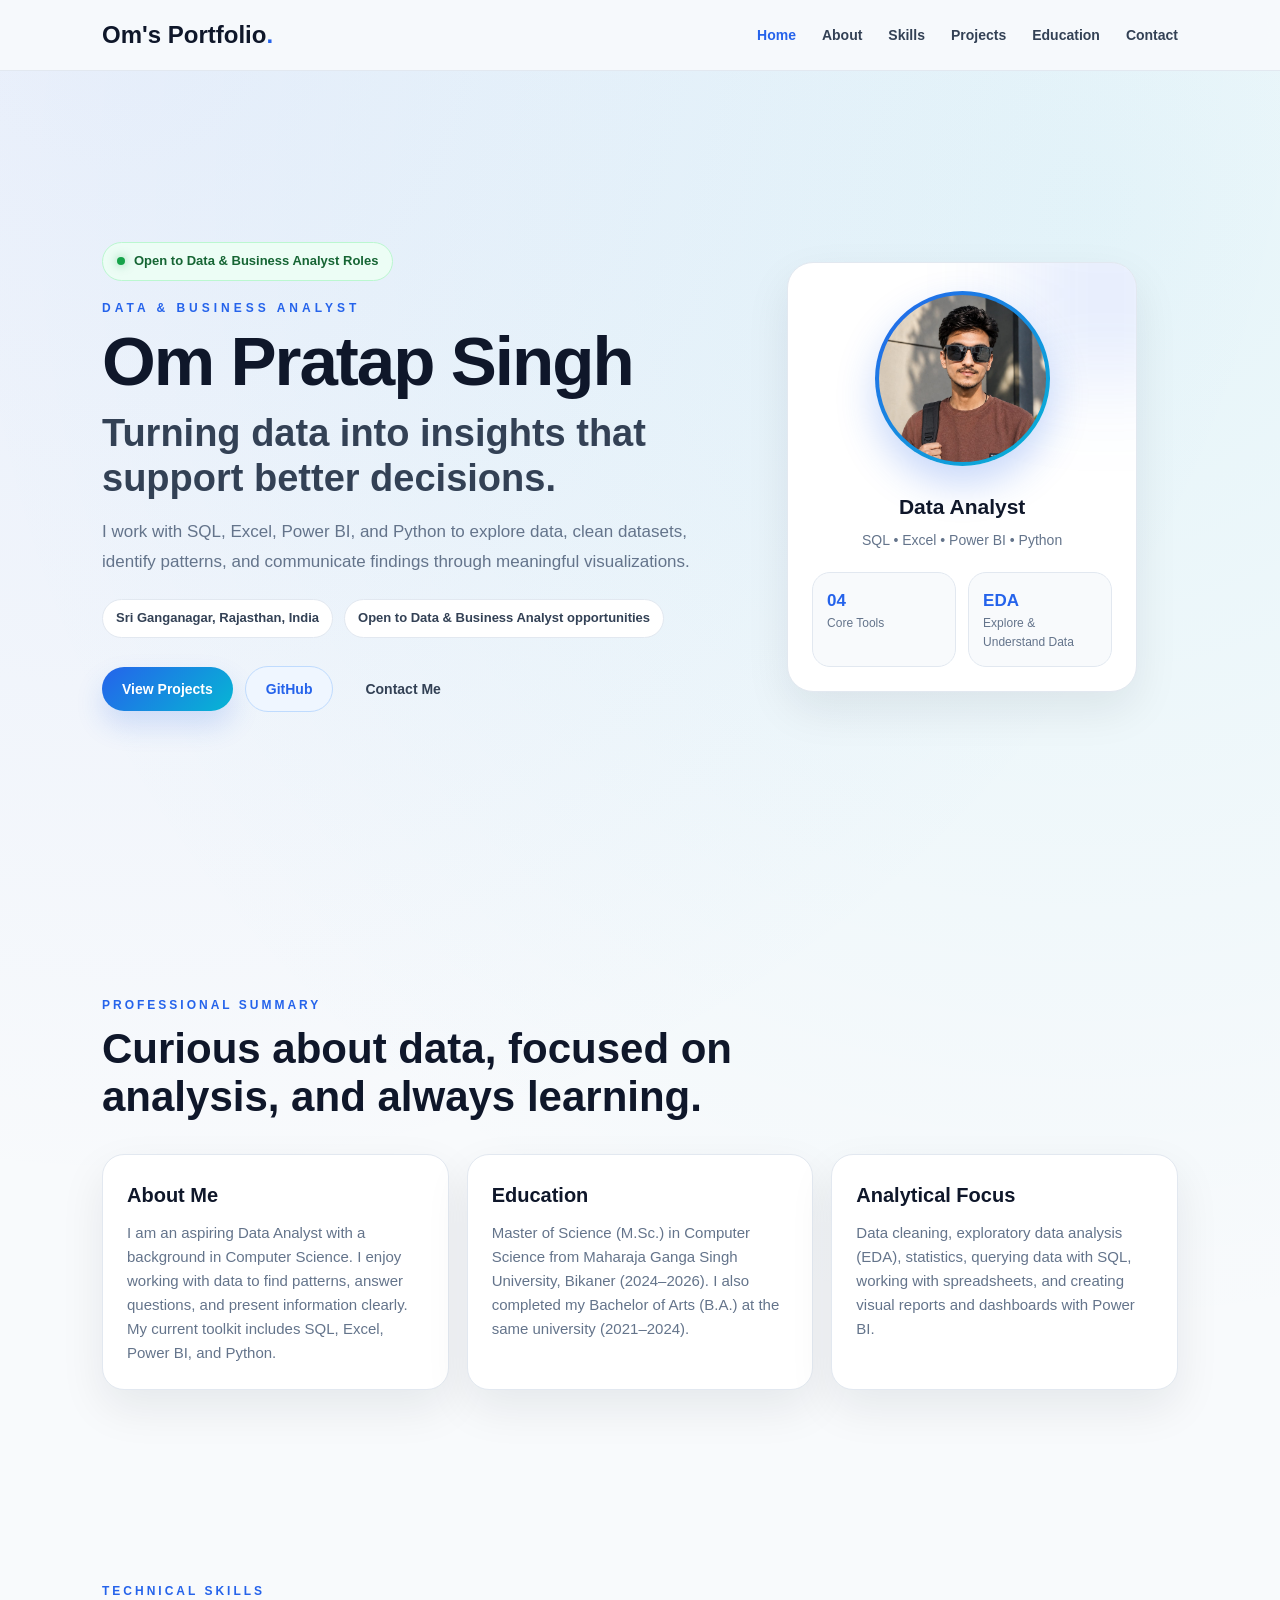
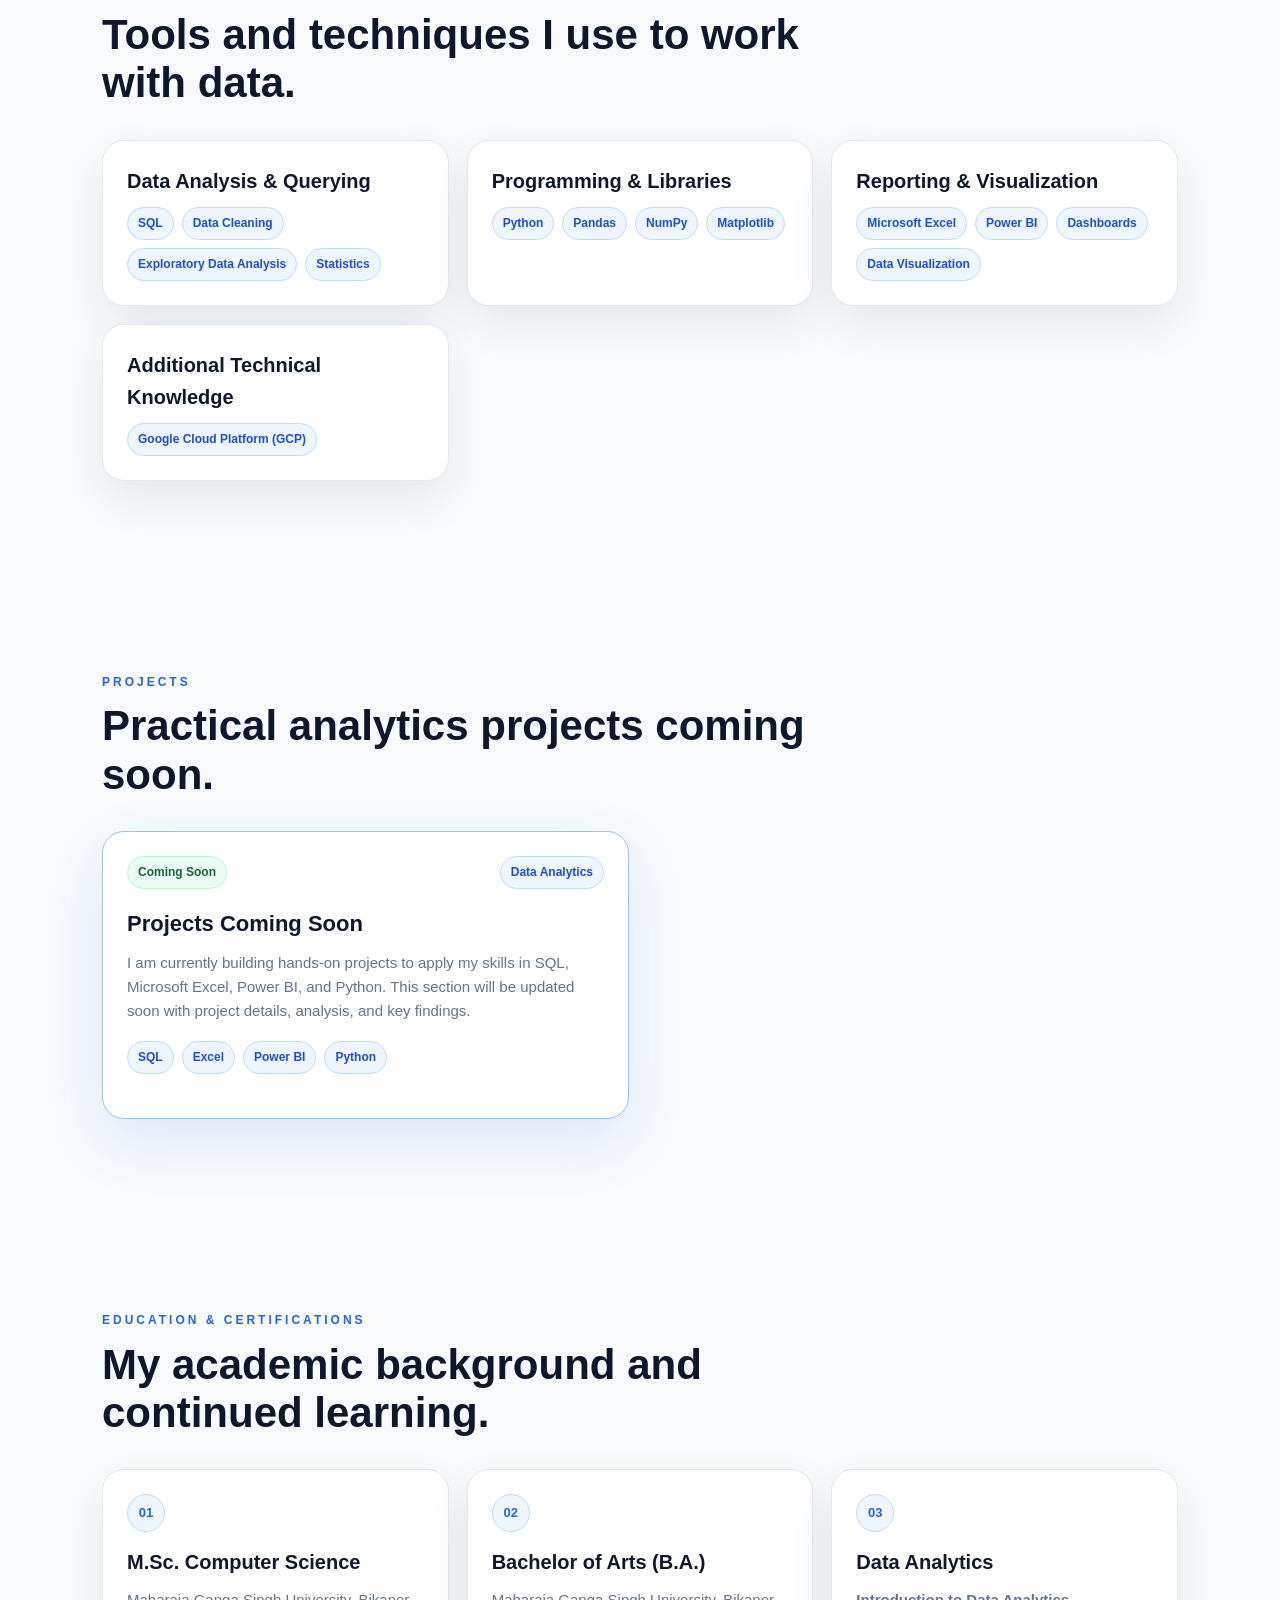
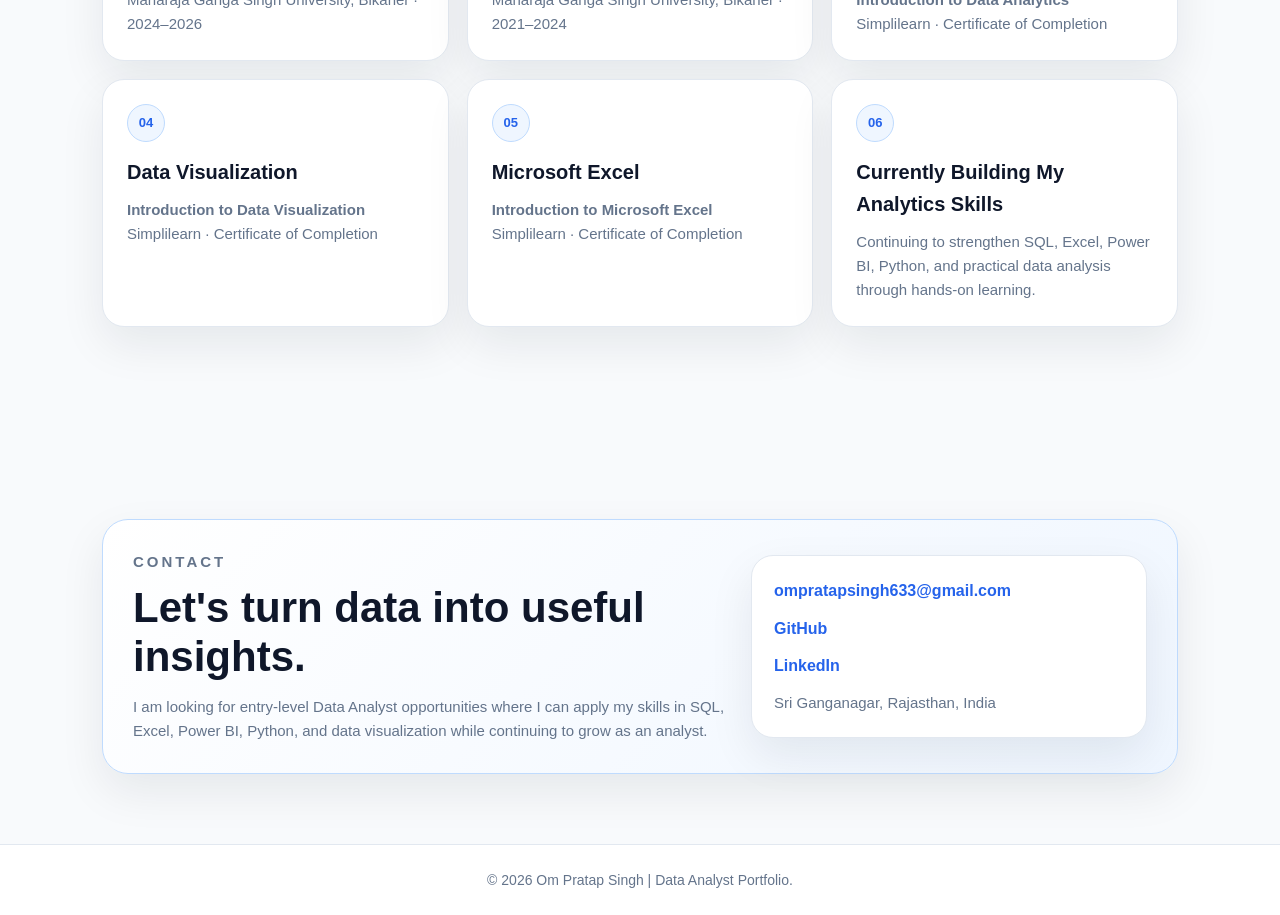
<file: index.html>
<!doctype html>
<html lang="en">
  <head>
    <meta charset="UTF-8" />
    <meta name="viewport" content="width=device-width, initial-scale=1.0" />

    <title>Om Pratap Singh | Aspiring Data Analyst</title>
    <meta
      name="description"
      content="Om Pratap Singh, aspiring Data Analyst skilled in SQL, Excel, Power BI, Python, data cleaning, exploratory data analysis, and data visualization."
    />

    <link rel="icon" type="image/png" href="favicon.png" />
    <link rel="stylesheet" href="style.css" />
  </head>

  <body>
    <header class="header">
      <nav class="navbar">
        <a href="#home" class="logo">Om's Portfolio<span>.</span></a>

        <ul class="nav-links" id="navLinks">
          <li><a href="#home">Home</a></li>
          <li><a href="#summary">About</a></li>
          <li><a href="#skills">Skills</a></li>
          <li><a href="#projects">Projects</a></li>
          <li><a href="#journey">Education</a></li>
          <li><a href="#contact">Contact</a></li>
        </ul>

        <div class="hamburger" id="hamburger">
          <span></span>
          <span></span>
          <span></span>
        </div>
      </nav>
    </header>

    <main>
      <section class="hero section" id="home">
        <div class="hero-left">
          <div class="status-badge">
            <span></span>
            Open to Data & Business Analyst Roles
          </div>

          <p class="eyebrow">Data & Business Analyst</p>

          <h1>Om Pratap Singh</h1>

          <h2>Turning data into insights that support better decisions.</h2>

          <p class="hero-description">
            I work with SQL, Excel, Power BI, and Python to explore data, clean
            datasets, identify patterns, and communicate findings through
            meaningful visualizations.
          </p>

          <div class="hero-info">
            <p>Sri Ganganagar, Rajasthan, India</p>
            <p>Open to Data & Business Analyst opportunities</p>
          </div>

          <div class="hero-buttons">
            <a href="#projects" class="btn primary-btn">View Projects</a>
            <a
              href="https://github.com/codes-with-om"
              target="_blank"
              rel="noopener noreferrer"
              class="btn secondary-btn"
              >GitHub</a
            >
            <a href="#contact" class="btn text-btn">Contact Me</a>
          </div>
        </div>

        <div class="hero-right">
          <div class="profile-card">
            <div class="avatar-circle">
              <img src="images/profile.jpeg" alt="Om Pratap Singh" />
            </div>

            <div class="profile-details">
              <h3>Data Analyst</h3>
              <p>SQL • Excel • Power BI • Python</p>
            </div>

            <div class="mini-stats">
              <div>
                <h4>04</h4>
                <p>Core Tools</p>
              </div>

              <div>
                <h4>EDA</h4>
                <p>Explore & Understand Data</p>
              </div>
            </div>
          </div>
        </div>
      </section>

      <section class="section" id="summary">
        <div class="section-heading">
          <p>Professional Summary</p>
          <h2>Curious about data, focused on analysis, and always learning.</h2>
        </div>

        <div class="summary-grid">
          <div class="glass-card summary-card">
            <h3>About Me</h3>
            <p>
              I am an aspiring Data Analyst with a background in Computer
              Science. I enjoy working with data to find patterns, answer
              questions, and present information clearly. My current toolkit
              includes SQL, Excel, Power BI, and Python.
            </p>
          </div>

          <div class="glass-card summary-card">
            <h3>Education</h3>
            <p>
              Master of Science (M.Sc.) in Computer Science from Maharaja Ganga
              Singh University, Bikaner (2024–2026). I also completed my
              Bachelor of Arts (B.A.) at the same university (2021–2024).
            </p>
          </div>

          <div class="glass-card summary-card">
            <h3>Analytical Focus</h3>
            <p>
              Data cleaning, exploratory data analysis (EDA), statistics,
              querying data with SQL, working with spreadsheets, and creating
              visual reports and dashboards with Power BI.
            </p>
          </div>
        </div>
      </section>

      <section class="section" id="skills">
        <div class="section-heading">
          <p>Technical Skills</p>
          <h2>Tools and techniques I use to work with data.</h2>
        </div>

        <div class="skills-container">
          <div class="skill-card">
            <h3>Data Analysis & Querying</h3>
            <div class="skill-list">
              <span>SQL</span>
              <span>Data Cleaning</span>
              <span>Exploratory Data Analysis</span>
              <span>Statistics</span>
            </div>
          </div>

          <div class="skill-card">
            <h3>Programming & Libraries</h3>
            <div class="skill-list">
              <span>Python</span>
              <span>Pandas</span>
              <span>NumPy</span>
              <span>Matplotlib</span>
            </div>
          </div>

          <div class="skill-card">
            <h3>Reporting & Visualization</h3>
            <div class="skill-list">
              <span>Microsoft Excel</span>
              <span>Power BI</span>
              <span>Dashboards</span>
              <span>Data Visualization</span>
            </div>
          </div>

          <div class="skill-card">
            <h3>Additional Technical Knowledge</h3>
            <div class="skill-list">
              <span>Google Cloud Platform (GCP)</span>
            </div>
          </div>
        </div>
      </section>

      <section class="section" id="projects">
        <div class="section-heading">
          <p>Projects</p>
          <h2>Practical analytics projects coming soon.</h2>
        </div>

        <div class="projects-grid">
          <article class="project-card">
            <div class="project-top">
              <span class="project-label">Coming Soon</span>
              <span class="project-type">Data Analytics</span>
            </div>

            <h3>Projects Coming Soon</h3>

            <p>
              I am currently building hands-on projects to apply my skills in
              SQL, Microsoft Excel, Power BI, and Python. This section will be
              updated soon with project details, analysis, and key findings.
            </p>

            <div class="project-tags">
              <span>SQL</span>
              <span>Excel</span>
              <span>Power BI</span>
              <span>Python</span>
            </div>
          </article>
        </div>
      </section>

      <section class="section" id="journey">
        <div class="section-heading">
          <p>Education & Certifications</p>
          <h2>My academic background and continued learning.</h2>
        </div>

        <div class="timeline">
          <div class="timeline-item">
            <span>01</span>
            <h3>M.Sc. Computer Science</h3>
            <p>
              Maharaja Ganga Singh University, Bikaner · 2024–2026
            </p>
          </div>

          <div class="timeline-item">
            <span>02</span>
            <h3>Bachelor of Arts (B.A.)</h3>
            <p>
              Maharaja Ganga Singh University, Bikaner · 2021–2024
            </p>
          </div>

          <div class="timeline-item">
            <span>03</span>
            <h3>Data Analytics</h3>
            <p>
              <strong>Introduction to Data Analytics</strong><br />
              Simplilearn · Certificate of Completion
            </p>
          </div>

          <div class="timeline-item">
            <span>04</span>
            <h3>Data Visualization</h3>
            <p>
              <strong>Introduction to Data Visualization</strong><br />
              Simplilearn · Certificate of Completion
            </p>
          </div>

          <div class="timeline-item">
            <span>05</span>
            <h3>Microsoft Excel</h3>
            <p>
              <strong>Introduction to Microsoft Excel</strong><br />
              Simplilearn · Certificate of Completion
            </p>
          </div>

          <div class="timeline-item">
            <span>06</span>
            <h3>Currently Building My Analytics Skills</h3>
            <p>
              Continuing to strengthen SQL, Excel, Power BI, Python, and
              practical data analysis through hands-on learning.
            </p>
          </div>
        </div>
      </section>

      <section class="section contact-section" id="contact">
        <div class="contact-wrapper">
          <div>
            <p class="contact-label">Contact</p>
            <h2>Let's turn data into useful insights.</h2>
            <p>
              I am looking for entry-level Data Analyst opportunities where I
              can apply my skills in SQL, Excel, Power BI, Python, and data
              visualization while continuing to grow as an analyst.
            </p>
          </div>

          <div class="contact-card">
            <a href="mailto:ompratapsingh633@gmail.com">
              ompratapsingh633@gmail.com
            </a>

            <a
              href="https://github.com/codes-with-om"
              target="_blank"
              rel="noopener noreferrer"
              >GitHub</a
            >

            <a
              href="https://www.linkedin.com/in/om-pratap-singh-438247331/"
              target="_blank"
              rel="noopener noreferrer"
              >LinkedIn</a
            >

            <p>Sri Ganganagar, Rajasthan, India</p>
          </div>
        </div>
      </section>
    </main>

    <footer class="footer">
      <p>© 2026 Om Pratap Singh | Data Analyst Portfolio.</p>
    </footer>

    <script src="script.js"></script>
  </body>
</html>
</file>
<file: style.css>
* {
  margin: 0;
  padding: 0;
  box-sizing: border-box;
}

:root {
  --bg: #f8fafc;
  --white: #ffffff;
  --text-main: #0f172a;
  --text-soft: #334155;
  --text-muted: #64748b;
  --border: #e2e8f0;
  --accent: #2563eb;
  --accent-2: #06b6d4;
  --green: #16a34a;
  --card-shadow: 0 18px 45px rgba(15, 23, 42, 0.08);
}

html {
  scroll-behavior: smooth;
  scroll-padding-top: 90px;
}

body {
  font-family: Arial, sans-serif;
  background:
    radial-gradient(circle at 10% 0%, rgba(37, 99, 235, 0.08), transparent 28%),
    radial-gradient(circle at 85% 5%, rgba(6, 182, 212, 0.08), transparent 28%),
    var(--bg);
  color: var(--text-main);
  line-height: 1.6;
  overflow-x: hidden;
}

a {
  text-decoration: none;
  color: inherit;
}

.header {
  position: fixed;
  top: 0;
  width: 100%;
  z-index: 1000;
  background: rgba(248, 250, 252, 0.9);
  backdrop-filter: blur(16px);
  border-bottom: 1px solid var(--border);
}

.navbar {
  max-width: 1120px;
  margin: auto;
  padding: 16px 22px;
  display: flex;
  justify-content: space-between;
  align-items: center;
}

.logo {
  font-size: 24px;
  font-weight: 900;
  color: var(--text-main);
}

.logo span {
  color: var(--accent);
}

.nav-links {
  list-style: none;
  display: flex;
  gap: 26px;
}

.nav-links a {
  color: var(--text-soft);
  font-size: 14px;
  font-weight: 600;
  transition: 0.25s;
}

.nav-links a:hover,
.nav-links a.active {
  color: var(--accent);
}

.hamburger {
  display: none;
  flex-direction: column;
  gap: 5px;
  cursor: pointer;
}

.hamburger span {
  width: 25px;
  height: 3px;
  background: var(--text-main);
  border-radius: 10px;
  transition: 0.25s;
}

.hamburger.active span:nth-child(1) {
  transform: rotate(45deg) translate(6px, 6px);
}

.hamburger.active span:nth-child(2) {
  opacity: 0;
}

.hamburger.active span:nth-child(3) {
  transform: rotate(-45deg) translate(6px, -6px);
}

.section {
  max-width: 1120px;
  margin: auto;
  padding: 96px 22px;
  scroll-margin-top: 95px;
}

.hero {
  min-height: 100vh;
  padding-top: 150px;
  display: grid;
  grid-template-columns: 1.16fr 0.84fr;
  gap: 48px;
  align-items: center;
}

.status-badge {
  width: fit-content;
  display: flex;
  align-items: center;
  gap: 9px;
  padding: 8px 14px;
  border-radius: 999px;
  background: #ecfdf5;
  border: 1px solid #bbf7d0;
  color: #166534;
  font-size: 13px;
  font-weight: 700;
  margin-bottom: 18px;
}

.status-badge span {
  width: 8px;
  height: 8px;
  background: var(--green);
  border-radius: 50%;
  box-shadow: 0 0 10px rgba(22, 163, 74, 0.5);
}

.eyebrow {
  color: var(--accent);
  text-transform: uppercase;
  letter-spacing: 4px;
  font-size: 12px;
  font-weight: 900;
  margin-bottom: 10px;
}

.hero h1 {
  font-size: clamp(46px, 5.4vw, 72px);
  line-height: 0.98;
  margin-bottom: 15px;
  letter-spacing: -2px;
  color: var(--text-main);
}

.hero h2 {
  font-size: clamp(27px, 3vw, 38px);
  line-height: 1.18;
  color: var(--text-soft);
  max-width: 690px;
  margin-bottom: 17px;
}

.hero-description {
  font-size: 17px;
  line-height: 1.75;
  max-width: 650px;
  color: var(--text-muted);
  margin-bottom: 22px;
}

.hero-info {
  display: flex;
  flex-wrap: wrap;
  gap: 11px;
  margin-bottom: 28px;
}

.hero-info p {
  padding: 8px 13px;
  border-radius: 999px;
  background: var(--white);
  color: var(--text-soft);
  border: 1px solid var(--border);
  font-size: 13px;
  font-weight: 600;
}

.hero-buttons {
  display: flex;
  align-items: center;
  flex-wrap: wrap;
  gap: 12px;
}

.btn {
  padding: 11px 20px;
  border-radius: 999px;
  font-weight: 800;
  font-size: 14px;
  transition: 0.25s;
  display: inline-flex;
  align-items: center;
  justify-content: center;
}

.primary-btn {
  background: linear-gradient(135deg, var(--accent), var(--accent-2));
  color: white;
  box-shadow: 0 14px 28px rgba(37, 99, 235, 0.18);
}

.secondary-btn {
  border: 1px solid #bfdbfe;
  color: var(--accent);
  background: #eff6ff;
}

.text-btn {
  color: var(--text-soft);
}

.btn:hover {
  transform: translateY(-3px);
}

.hero-right {
  display: flex;
  justify-content: center;
}

.profile-card {
  width: 100%;
  max-width: 350px;
  padding: 24px;
  border-radius: 26px;
  background: var(--white);
  border: 1px solid var(--border);
  box-shadow: var(--card-shadow);
  position: relative;
  overflow: hidden;
}

.profile-card::before {
  content: "";
  position: absolute;
  width: 170px;
  height: 170px;
  background: rgba(37, 99, 235, 0.12);
  filter: blur(48px);
  right: -55px;
  top: -55px;
}

.avatar-circle {
  width: 175px;
  height: 175px;
  margin: 4px auto 24px;
  border-radius: 50%;
  overflow: hidden;
  background: #ffffff;
  padding: 4px;
  box-shadow: 0 18px 38px rgba(37, 99, 235, 0.25);
  position: relative;
  z-index: 2;
}

.avatar-circle span {
  font-size: 32px;
  font-weight: 900;
  color: white;
}

.profile-details {
  text-align: center;
  position: relative;
  z-index: 2;
}

.profile-details h3 {
  font-size: 21px;
  margin-bottom: 6px;
  color: var(--text-main);
}

.profile-details p {
  color: var(--text-muted);
  font-size: 14px;
}

.mini-stats {
  display: grid;
  grid-template-columns: 1fr 1fr;
  gap: 12px;
  margin-top: 20px;
  position: relative;
  z-index: 2;
}

.mini-stats div {
  padding: 14px;
  border-radius: 18px;
  background: #f8fafc;
  border: 1px solid var(--border);
}

.mini-stats h4 {
  color: var(--accent);
  font-size: 17px;
}

.mini-stats p {
  color: var(--text-muted);
  font-size: 12px;
}

.section-heading {
  max-width: 720px;
  margin-bottom: 32px;
}

.section-heading p,
.contact-label {
  color: var(--accent);
  text-transform: uppercase;
  letter-spacing: 3px;
  font-size: 12px;
  font-weight: 900;
  margin-bottom: 10px;
}

.section-heading h2,
.contact-wrapper h2 {
  font-size: clamp(28px, 3.6vw, 42px);
  line-height: 1.15;
  color: var(--text-main);
}

.summary-grid {
  display: grid;
  grid-template-columns: repeat(3, 1fr);
  gap: 18px;
}

.skills-container {
  display: grid;
  grid-template-columns: repeat(3, 1fr);
  gap: 18px;
}

.glass-card,
.skill-card,
.project-card,
.timeline-item,
.contact-card {
  background: var(--white);
  border: 1px solid var(--border);
  border-radius: 22px;
  box-shadow: var(--card-shadow);
}

.summary-card,
.skill-card,
.project-card,
.timeline-item {
  padding: 24px;
}

.summary-card h3,
.skill-card h3,
.project-card h3,
.timeline-item h3 {
  margin-bottom: 10px;
  color: var(--text-main);
  font-size: 20px;
}

.summary-card p,
.project-card p,
.timeline-item p,
.contact-wrapper p {
  color: var(--text-muted);
  font-size: 15px;
}

.skill-card,
.project-card,
.timeline-item {
  transition: 0.25s;
}

.skill-card:hover,
.project-card:hover,
.timeline-item:hover {
  transform: translateY(-8px);
  border-color: #93c5fd;
  box-shadow: 0 26px 65px rgba(37, 99, 235, 0.16);
}

.btn:hover,
.project-btn:hover {
  transform: translateY(-3px);
  box-shadow: 0 16px 32px rgba(37, 99, 235, 0.22);
}

.project-btn.outline:hover,
.secondary-btn:hover {
  background: #dbeafe;
}

.skill-list,
.project-tags {
  display: flex;
  flex-wrap: wrap;
  gap: 8px;
}

.skill-list span,
.project-tags span {
  padding: 6px 10px;
  border-radius: 999px;
  background: #eff6ff;
  border: 1px solid #bfdbfe;
  color: #1d4ed8;
  font-size: 12px;
  font-weight: 700;
}

.projects-grid {
  display: grid;
  grid-template-columns: repeat(2, 1fr);
  gap: 22px;
}

.project-card:first-child {
  border-color: #93c5fd;
  box-shadow: 0 22px 60px rgba(37, 99, 235, 0.13);
}

.project-top {
  display: flex;
  justify-content: space-between;
  gap: 12px;
  margin-bottom: 17px;
}

.project-label,
.project-type {
  font-size: 12px;
  padding: 6px 10px;
  border-radius: 999px;
  font-weight: 800;
}

.project-label {
  background: #ecfdf5;
  color: #166534;
  border: 1px solid #bbf7d0;
}

.project-type {
  background: #eff6ff;
  color: #1d4ed8;
  border: 1px solid #bfdbfe;
}

.project-card h3 {
  font-size: 22px;
}

.project-points {
  margin: 15px 0;
  padding-left: 18px;
  color: var(--text-soft);
}

.project-points li {
  margin-bottom: 6px;
  font-size: 14px;
}

.project-actions {
  display: flex;
  flex-wrap: wrap;
  gap: 10px;
}

.project-btn {
  padding: 10px 16px;
  border-radius: 999px;
  background: linear-gradient(135deg, var(--accent), var(--accent-2));
  color: white;
  font-weight: 800;
  font-size: 14px;
  transition: 0.25s;
}

.project-btn.outline {
  background: #ffffff;
  border: 1px solid #bfdbfe;
  color: var(--accent);
}

.project-btn:hover {
  transform: translateY(-3px);
}

.timeline {
  display: grid;
  grid-template-columns: repeat(3, 1fr);
  gap: 18px;
}

.timeline-item span {
  display: inline-flex;
  width: 38px;
  height: 38px;
  border-radius: 50%;
  align-items: center;
  justify-content: center;
  background: #eff6ff;
  color: var(--accent);
  border: 1px solid #bfdbfe;
  margin-bottom: 14px;
  font-weight: 900;
  font-size: 13px;
}

.contact-section {
  padding-bottom: 70px;
}

.contact-wrapper {
  display: grid;
  grid-template-columns: 1.2fr 0.8fr;
  gap: 24px;
  align-items: center;
  padding: 30px;
  border-radius: 26px;
  background: linear-gradient(135deg, #ffffff, #eff6ff);
  border: 1px solid #bfdbfe;
  box-shadow: var(--card-shadow);
}

.contact-wrapper h2 {
  margin-bottom: 14px;
}

.contact-card {
  padding: 22px;
  display: flex;
  flex-direction: column;
  gap: 12px;
}

.contact-card a {
  color: var(--accent);
  font-weight: 800;
  word-break: break-word;
}

.footer {
  text-align: center;
  padding: 24px 20px;
  color: var(--text-muted);
  border-top: 1px solid var(--border);
  font-size: 14px;
  background: #ffffff;
}

.reveal {
  opacity: 0;
  transform: translateY(28px);
  transition: 0.6s ease;
}

.reveal.active {
  opacity: 1;
  transform: translateY(0);
}

@media (max-width: 980px) {
  .hero {
    grid-template-columns: 1fr;
    min-height: auto;
    padding-top: 115px;
  }

  .hero-right {
    justify-content: flex-start;
  }

  .projects-grid {
    grid-template-columns: 1fr;
  }

  .timeline {
    grid-template-columns: repeat(2, 1fr);
  }

  .contact-wrapper {
    grid-template-columns: 1fr;
  }
}

@media (max-width: 768px) {
  .navbar {
    padding: 15px 20px;
  }

  .hamburger {
    display: flex;
  }

  .nav-links {
    position: absolute;
    top: 64px;
    right: 20px;
    width: 235px;
    padding: 20px;
    display: none;
    flex-direction: column;
    gap: 17px;
    border-radius: 18px;
    background: rgba(255, 255, 255, 0.98);
    border: 1px solid var(--border);
    box-shadow: var(--card-shadow);
  }

  .nav-links.active {
    display: flex;
  }

  .section {
    padding: 78px 22px;
  }

  .hero {
    padding-top: 100px;
  }

  .hero-info {
    flex-direction: column;
  }

  .hero-info p {
    width: fit-content;
  }

  .profile-card {
    max-width: 100%;
  }

  .skills-container {
    grid-template-columns: 1fr;
  }

  .timeline {
    grid-template-columns: 1fr;
  }

  .summary-grid {
    grid-template-columns: 1fr;
  }

  .contact-wrapper {
    padding: 24px;
  }
}

@media (max-width: 480px) {
  .hero h1 {
    letter-spacing: -1px;
  }

  .hero-buttons,
  .project-actions {
    flex-direction: column;
    align-items: stretch;
  }

  .btn,
  .project-btn {
    width: 100%;
    text-align: center;
  }

  .mini-stats {
    grid-template-columns: 1fr;
  }
}

.skill-card,
.project-card,
.timeline-item,
.summary-card,
.profile-card {
  transition: transform 0.25s ease, box-shadow 0.25s ease, border-color 0.25s ease;
}

#summary,
#skills,
#projects,
#journey,
#contact {
  scroll-margin-top: 105px;
}

/* Project button spacing final fix */
.project-card {
  display: flex;
  flex-direction: column;
}

.project-tags {
  margin: 18px 0 20px;
}

.project-actions {
  margin-top: auto;
  padding-top: 10px;
  display: flex;
  flex-wrap: wrap;
  gap: 12px;
}

.project-btn {
  min-width: 110px;
  text-align: center;
}

.avatar-circle {
  width: 175px;
  height: 175px;
  margin: 4px auto 24px;
  border-radius: 50%;
  overflow: hidden;
  background: linear-gradient(135deg, var(--accent), var(--accent-2));
  padding: 4px;
  box-shadow: 0 18px 38px rgba(37, 99, 235, 0.25);
  position: relative;
  z-index: 2;
}
/* for profile picture */
.avatar-circle img {
  width: 100%;
  height: 100%;
  border-radius: 50%;
  object-fit: cover;
  object-position: center 10%;
  transform: none;
  display: block;
}
</file>
